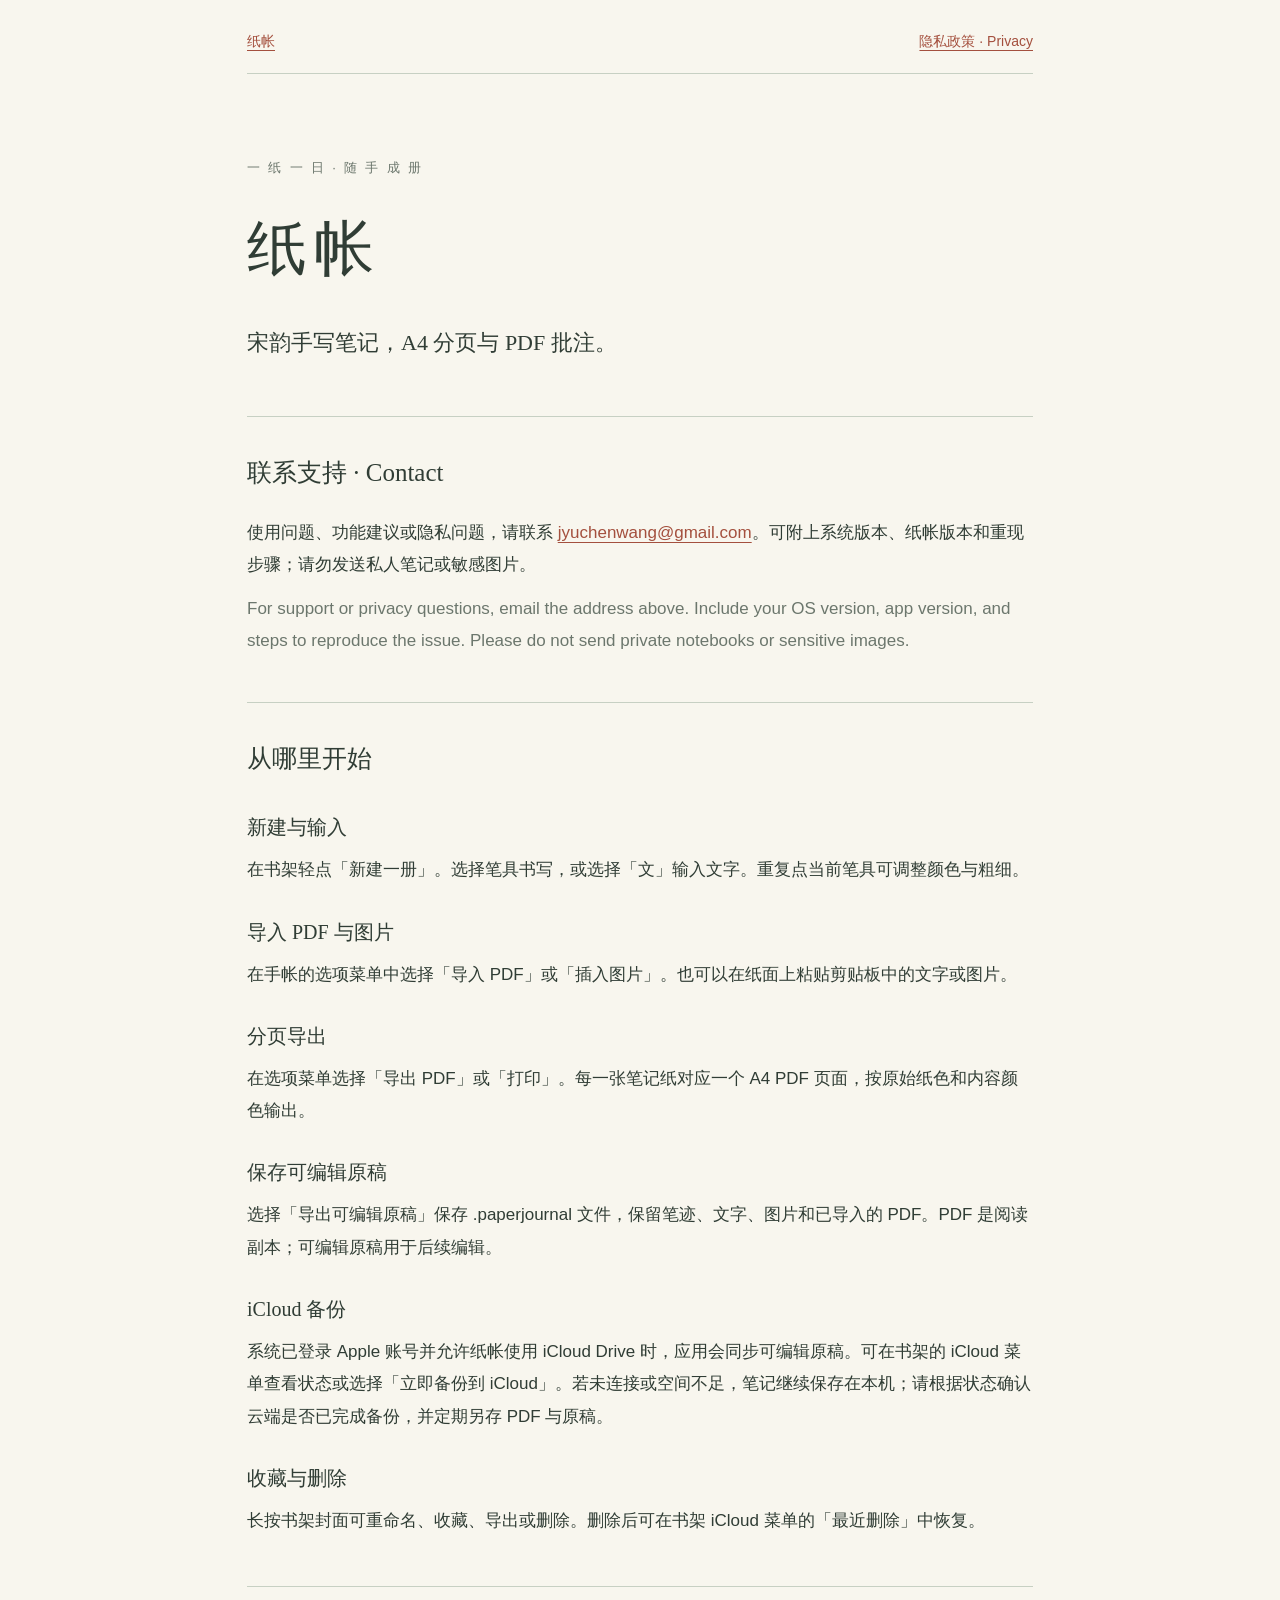
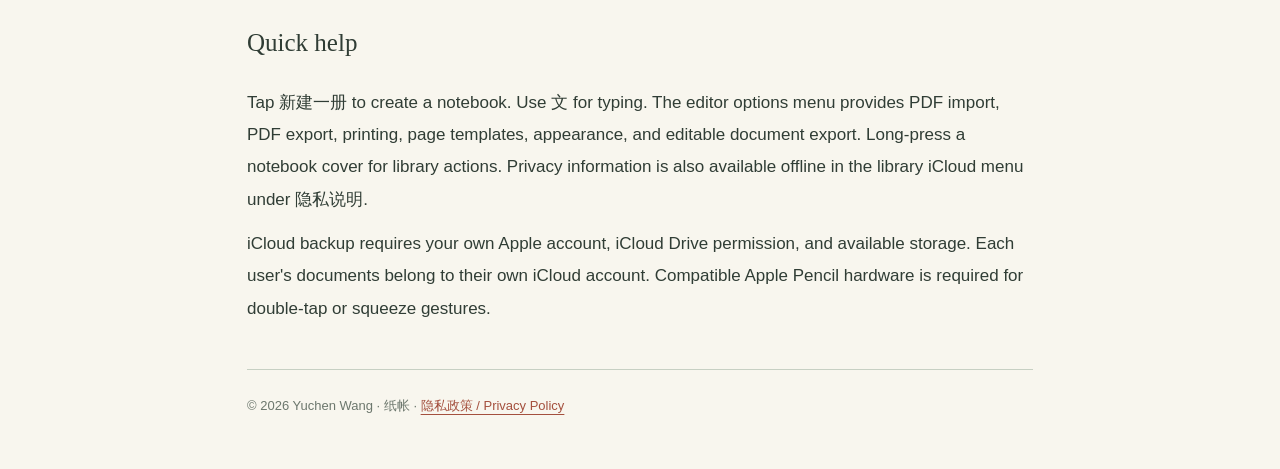
<file: index.html>
<!doctype html>
<html lang="zh-Hans">
<meta charset="utf-8"><meta name="viewport" content="width=device-width,initial-scale=1">
<meta name="description" content="纸帐 · 分页手帐官方支持。手写、文字、PDF 批注与 iCloud 原稿备份。">
<title>纸帐 · 支持</title><link rel="stylesheet" href="style.css">
<body><main>
<nav><a href="index.html">纸帐</a><a href="privacy.html">隐私政策 · Privacy</a></nav>
<header><p class="eyebrow">一 纸 一 日 · 随 手 成 册</p><h1>纸帐</h1><p class="lead">宋韵手写笔记，A4 分页与 PDF 批注。</p></header>
<section><h2>联系支持 · Contact</h2><p>使用问题、功能建议或隐私问题，请联系 <a href="mailto:jyuchenwang@gmail.com">jyuchenwang@gmail.com</a>。可附上系统版本、纸帐版本和重现步骤；请勿发送私人笔记或敏感图片。</p><p class="en">For support or privacy questions, email the address above. Include your OS version, app version, and steps to reproduce the issue. Please do not send private notebooks or sensitive images.</p></section>
<section><h2>从哪里开始</h2><dl>
<dt>新建与输入</dt><dd>在书架轻点「新建一册」。选择笔具书写，或选择「文」输入文字。重复点当前笔具可调整颜色与粗细。</dd>
<dt>导入 PDF 与图片</dt><dd>在手帐的选项菜单中选择「导入 PDF」或「插入图片」。也可以在纸面上粘贴剪贴板中的文字或图片。</dd>
<dt>分页导出</dt><dd>在选项菜单选择「导出 PDF」或「打印」。每一张笔记纸对应一个 A4 PDF 页面，按原始纸色和内容颜色输出。</dd>
<dt>保存可编辑原稿</dt><dd>选择「导出可编辑原稿」保存 .paperjournal 文件，保留笔迹、文字、图片和已导入的 PDF。PDF 是阅读副本；可编辑原稿用于后续编辑。</dd>
<dt>iCloud 备份</dt><dd>系统已登录 Apple 账号并允许纸帐使用 iCloud Drive 时，应用会同步可编辑原稿。可在书架的 iCloud 菜单查看状态或选择「立即备份到 iCloud」。若未连接或空间不足，笔记继续保存在本机；请根据状态确认云端是否已完成备份，并定期另存 PDF 与原稿。</dd>
<dt>收藏与删除</dt><dd>长按书架封面可重命名、收藏、导出或删除。删除后可在书架 iCloud 菜单的「最近删除」中恢复。</dd>
</dl></section>
<section lang="en"><h2>Quick help</h2><p>Tap 新建一册 to create a notebook. Use 文 for typing. The editor options menu provides PDF import, PDF export, printing, page templates, appearance, and editable document export. Long-press a notebook cover for library actions. Privacy information is also available offline in the library iCloud menu under 隐私说明.</p><p>iCloud backup requires your own Apple account, iCloud Drive permission, and available storage. Each user's documents belong to their own iCloud account. Compatible Apple Pencil hardware is required for double-tap or squeeze gestures.</p></section>
<footer>© 2026 Yuchen Wang · 纸帐 · <a href="privacy.html">隐私政策 / Privacy Policy</a></footer>
</main></body></html>
</file>
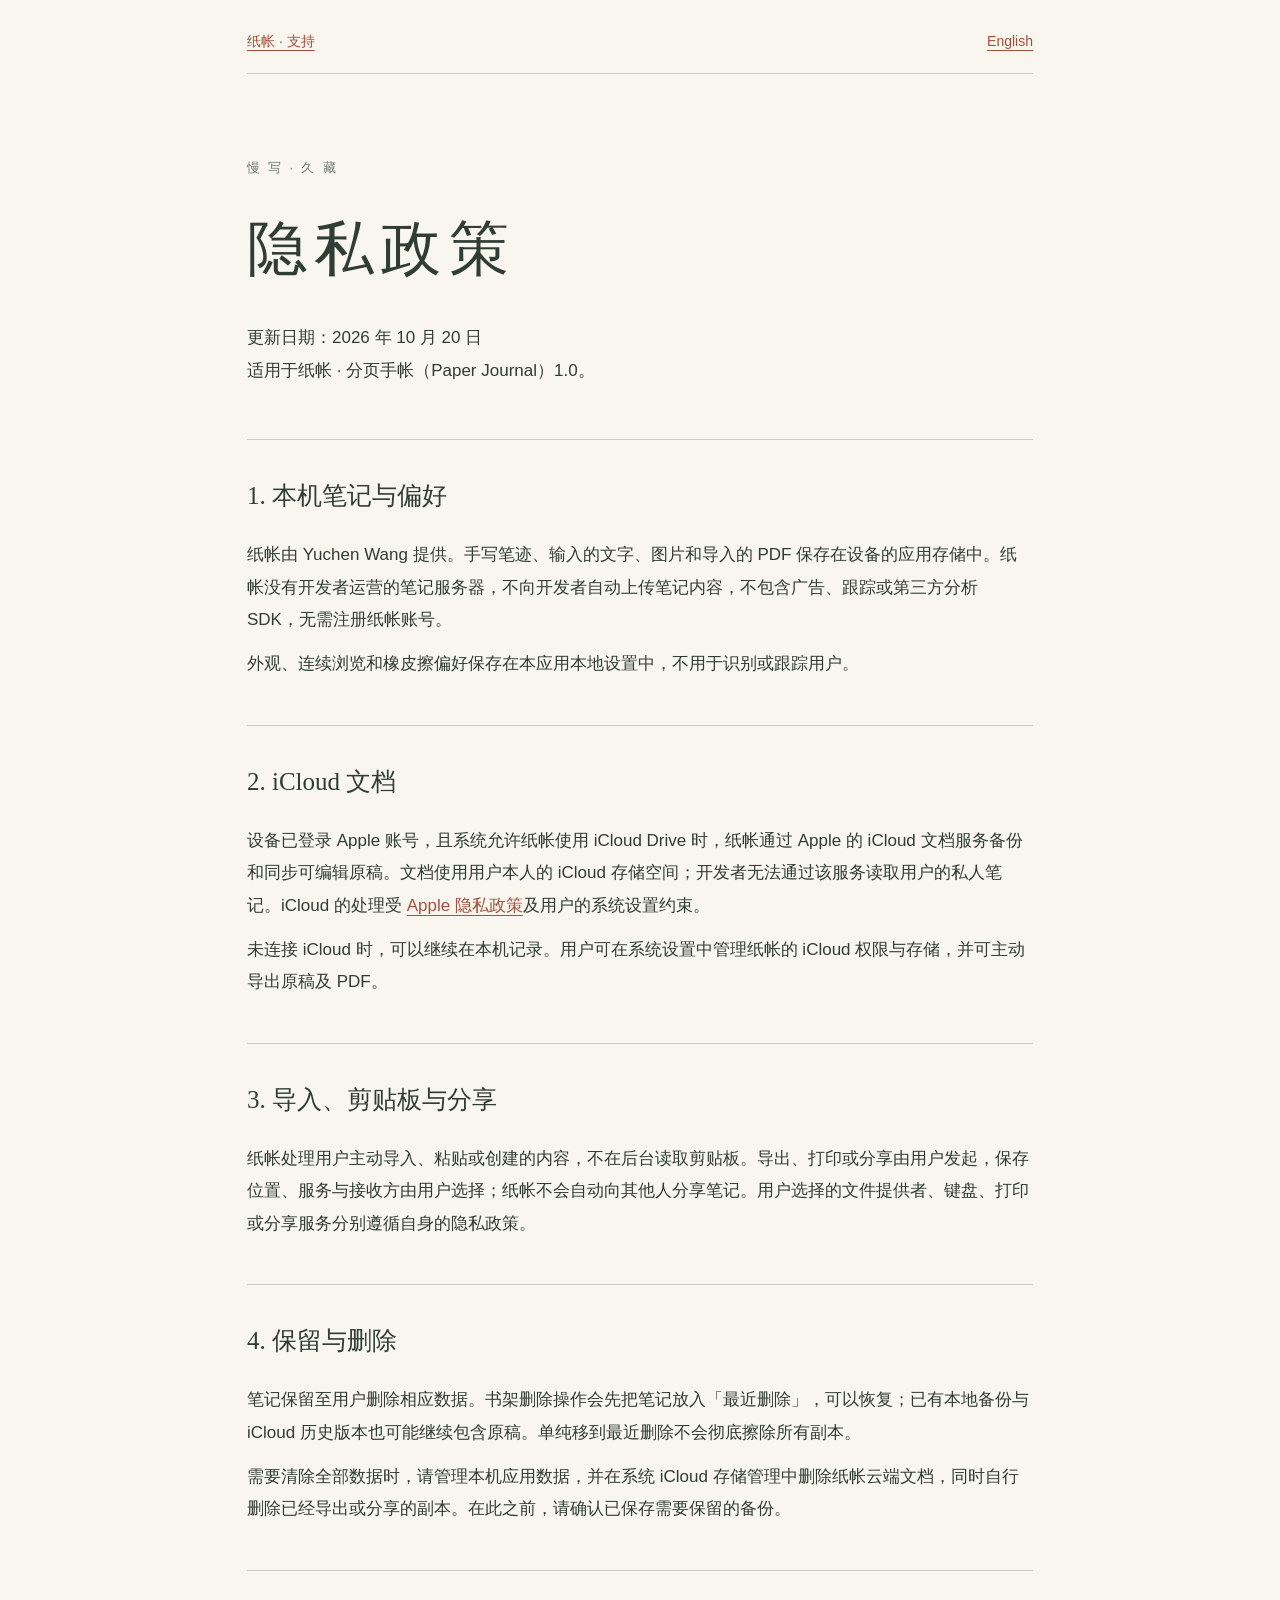
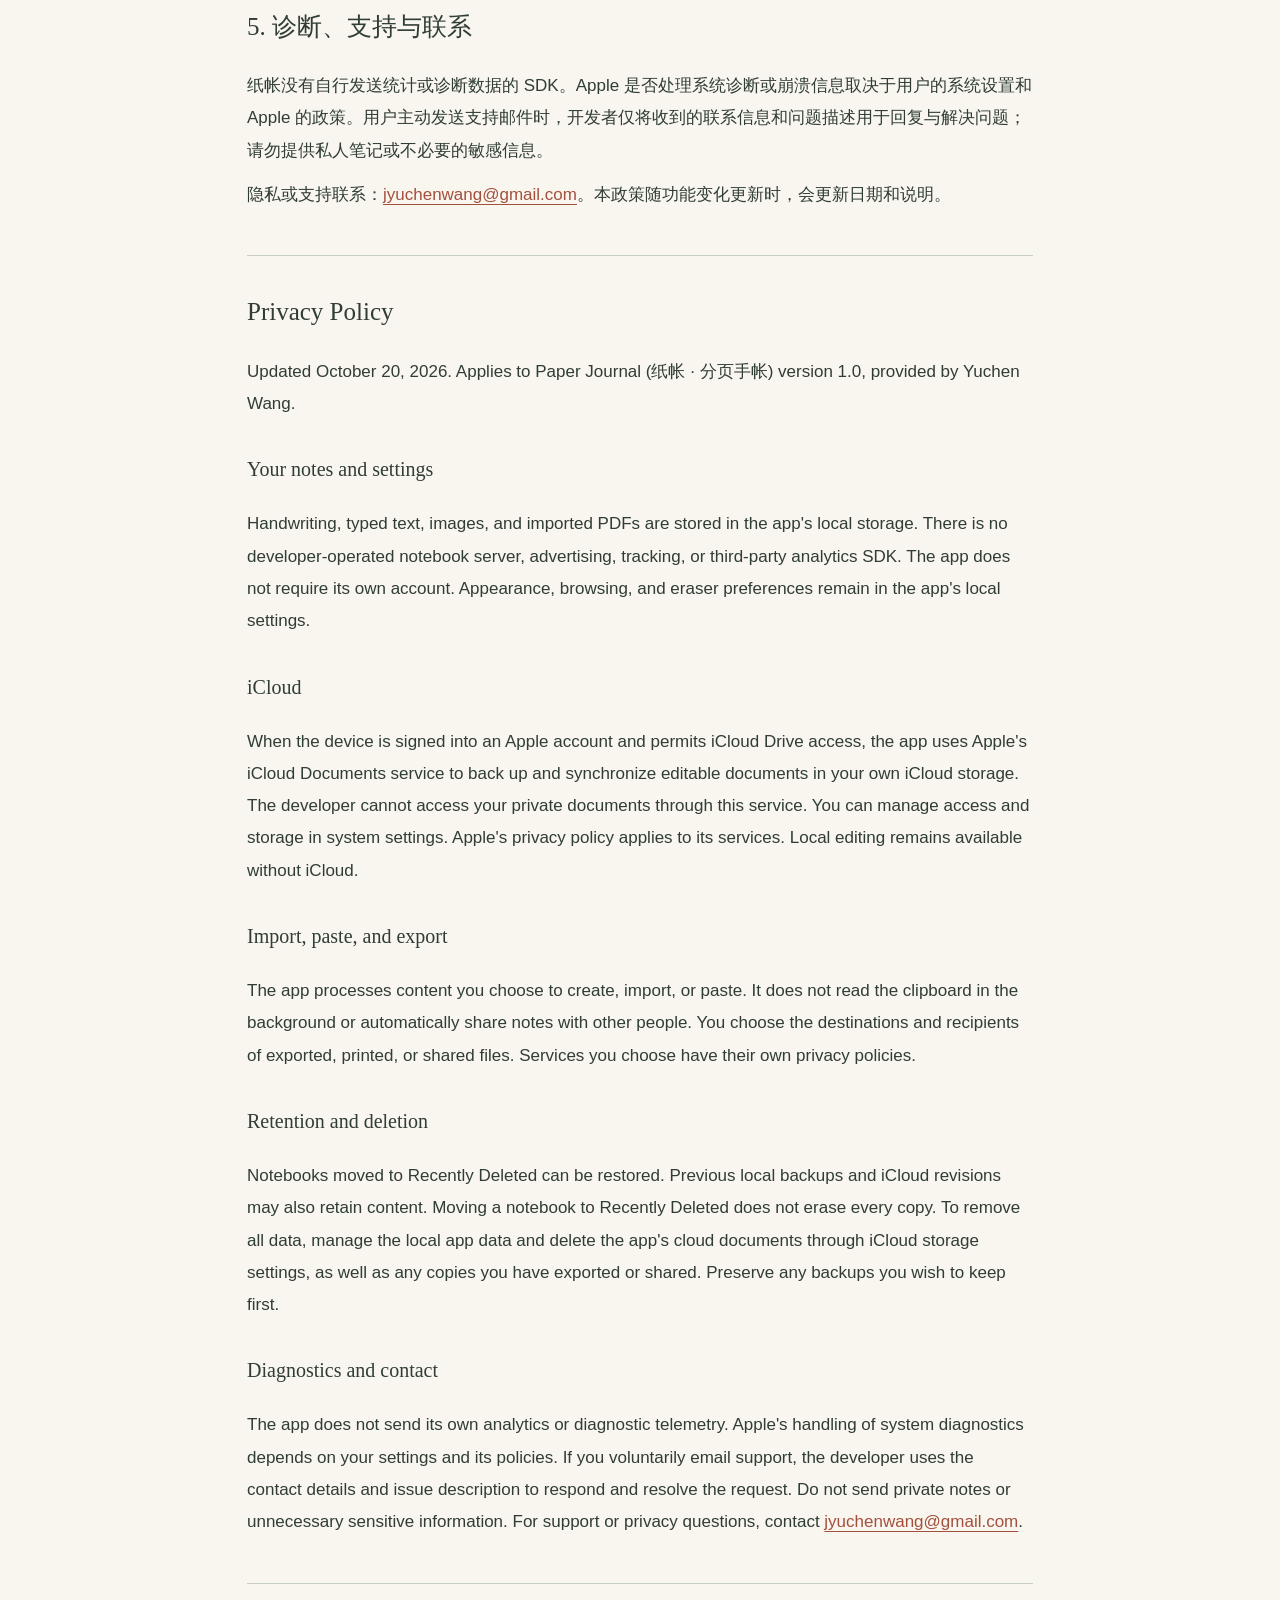
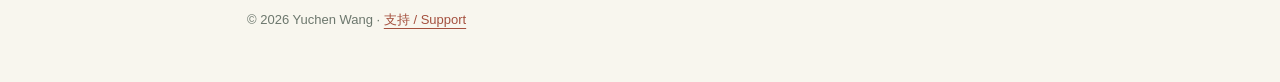
<file: privacy.html>
<!doctype html>
<html lang="zh-Hans"><meta charset="utf-8"><meta name="viewport" content="width=device-width,initial-scale=1">
<meta name="description" content="纸帐隐私政策。无广告、无跟踪，笔记保存在本机及用户自己的 iCloud。">
<title>纸帐 · 隐私政策 / Privacy Policy</title><link rel="stylesheet" href="style.css">
<body><main>
<nav><a href="index.html">纸帐 · 支持</a><a href="#english">English</a></nav>
<header><p class="eyebrow">慢 写 · 久 藏</p><h1>隐私政策</h1><p>更新日期：2026 年 10 月 20 日<br>适用于纸帐 · 分页手帐（Paper Journal）1.0。</p></header>
<section><h2>1. 本机笔记与偏好</h2><p>纸帐由 Yuchen Wang 提供。手写笔迹、输入的文字、图片和导入的 PDF 保存在设备的应用存储中。纸帐没有开发者运营的笔记服务器，不向开发者自动上传笔记内容，不包含广告、跟踪或第三方分析 SDK，无需注册纸帐账号。</p><p>外观、连续浏览和橡皮擦偏好保存在本应用本地设置中，不用于识别或跟踪用户。</p></section>
<section><h2>2. iCloud 文档</h2><p>设备已登录 Apple 账号，且系统允许纸帐使用 iCloud Drive 时，纸帐通过 Apple 的 iCloud 文档服务备份和同步可编辑原稿。文档使用用户本人的 iCloud 存储空间；开发者无法通过该服务读取用户的私人笔记。iCloud 的处理受 <a href="https://www.apple.com/legal/privacy/">Apple 隐私政策</a>及用户的系统设置约束。</p><p>未连接 iCloud 时，可以继续在本机记录。用户可在系统设置中管理纸帐的 iCloud 权限与存储，并可主动导出原稿及 PDF。</p></section>
<section><h2>3. 导入、剪贴板与分享</h2><p>纸帐处理用户主动导入、粘贴或创建的内容，不在后台读取剪贴板。导出、打印或分享由用户发起，保存位置、服务与接收方由用户选择；纸帐不会自动向其他人分享笔记。用户选择的文件提供者、键盘、打印或分享服务分别遵循自身的隐私政策。</p></section>
<section><h2>4. 保留与删除</h2><p>笔记保留至用户删除相应数据。书架删除操作会先把笔记放入「最近删除」，可以恢复；已有本地备份与 iCloud 历史版本也可能继续包含原稿。单纯移到最近删除不会彻底擦除所有副本。</p><p>需要清除全部数据时，请管理本机应用数据，并在系统 iCloud 存储管理中删除纸帐云端文档，同时自行删除已经导出或分享的副本。在此之前，请确认已保存需要保留的备份。</p></section>
<section><h2>5. 诊断、支持与联系</h2><p>纸帐没有自行发送统计或诊断数据的 SDK。Apple 是否处理系统诊断或崩溃信息取决于用户的系统设置和 Apple 的政策。用户主动发送支持邮件时，开发者仅将收到的联系信息和问题描述用于回复与解决问题；请勿提供私人笔记或不必要的敏感信息。</p><p>隐私或支持联系：<a href="mailto:jyuchenwang@gmail.com">jyuchenwang@gmail.com</a>。本政策随功能变化更新时，会更新日期和说明。</p></section>
<section id="english" lang="en"><h2>Privacy Policy</h2><p>Updated October 20, 2026. Applies to Paper Journal (纸帐 · 分页手帐) version 1.0, provided by Yuchen Wang.</p><h3>Your notes and settings</h3><p>Handwriting, typed text, images, and imported PDFs are stored in the app's local storage. There is no developer-operated notebook server, advertising, tracking, or third-party analytics SDK. The app does not require its own account. Appearance, browsing, and eraser preferences remain in the app's local settings.</p><h3>iCloud</h3><p>When the device is signed into an Apple account and permits iCloud Drive access, the app uses Apple's iCloud Documents service to back up and synchronize editable documents in your own iCloud storage. The developer cannot access your private documents through this service. You can manage access and storage in system settings. Apple's privacy policy applies to its services. Local editing remains available without iCloud.</p><h3>Import, paste, and export</h3><p>The app processes content you choose to create, import, or paste. It does not read the clipboard in the background or automatically share notes with other people. You choose the destinations and recipients of exported, printed, or shared files. Services you choose have their own privacy policies.</p><h3>Retention and deletion</h3><p>Notebooks moved to Recently Deleted can be restored. Previous local backups and iCloud revisions may also retain content. Moving a notebook to Recently Deleted does not erase every copy. To remove all data, manage the local app data and delete the app's cloud documents through iCloud storage settings, as well as any copies you have exported or shared. Preserve any backups you wish to keep first.</p><h3>Diagnostics and contact</h3><p>The app does not send its own analytics or diagnostic telemetry. Apple's handling of system diagnostics depends on your settings and its policies. If you voluntarily email support, the developer uses the contact details and issue description to respond and resolve the request. Do not send private notes or unnecessary sensitive information. For support or privacy questions, contact <a href="mailto:jyuchenwang@gmail.com">jyuchenwang@gmail.com</a>.</p></section>
<footer>© 2026 Yuchen Wang · <a href="index.html">支持 / Support</a></footer>
</main></body></html>
</file>
<file: style.css>
:root{color-scheme:light dark;--paper:#f8f6ee;--ink:#303d35;--muted:#6c776d;--line:#c7d0c3;--accent:#a4503e}
*{box-sizing:border-box}html{scroll-behavior:smooth}body{margin:0;background:var(--paper);color:var(--ink);font:17px/1.9 -apple-system,BlinkMacSystemFont,"PingFang SC",sans-serif}main{max-width:850px;margin:auto;padding:28px 32px 50px}nav{display:flex;justify-content:space-between;gap:24px;font-size:14px;padding-bottom:18px;border-bottom:1px solid var(--line)}a{color:var(--accent);text-underline-offset:4px}header{padding:70px 0 40px}h1,h2,h3,dt{font-family:"Songti SC","Noto Serif CJK SC",Georgia,serif;font-weight:400}h1{font-size:60px;letter-spacing:.12em;margin:10px 0 16px}h2{font-size:25px;margin:0 0 20px}h3{font-size:20px;margin-top:30px}.eyebrow{letter-spacing:.18em;color:var(--muted);font-size:13px}.lead{font-family:"Songti SC",serif;font-size:22px}section{padding:32px 0;border-top:1px solid var(--line)}p{margin:12px 0}.en{color:var(--muted)}dt{font-size:20px;margin-top:26px}dd{margin:8px 0 0}footer{border-top:1px solid var(--line);padding-top:24px;color:var(--muted);font-size:13px}@media(prefers-color-scheme:dark){:root{--paper:#000;--ink:#e5e7df;--muted:#abb1a7;--line:#303630;--accent:#d7a294}}@media(max-width:520px){main{padding:22px}header{padding-top:42px}h1{font-size:44px}body{font-size:16px}nav{font-size:13px}}
</file>
